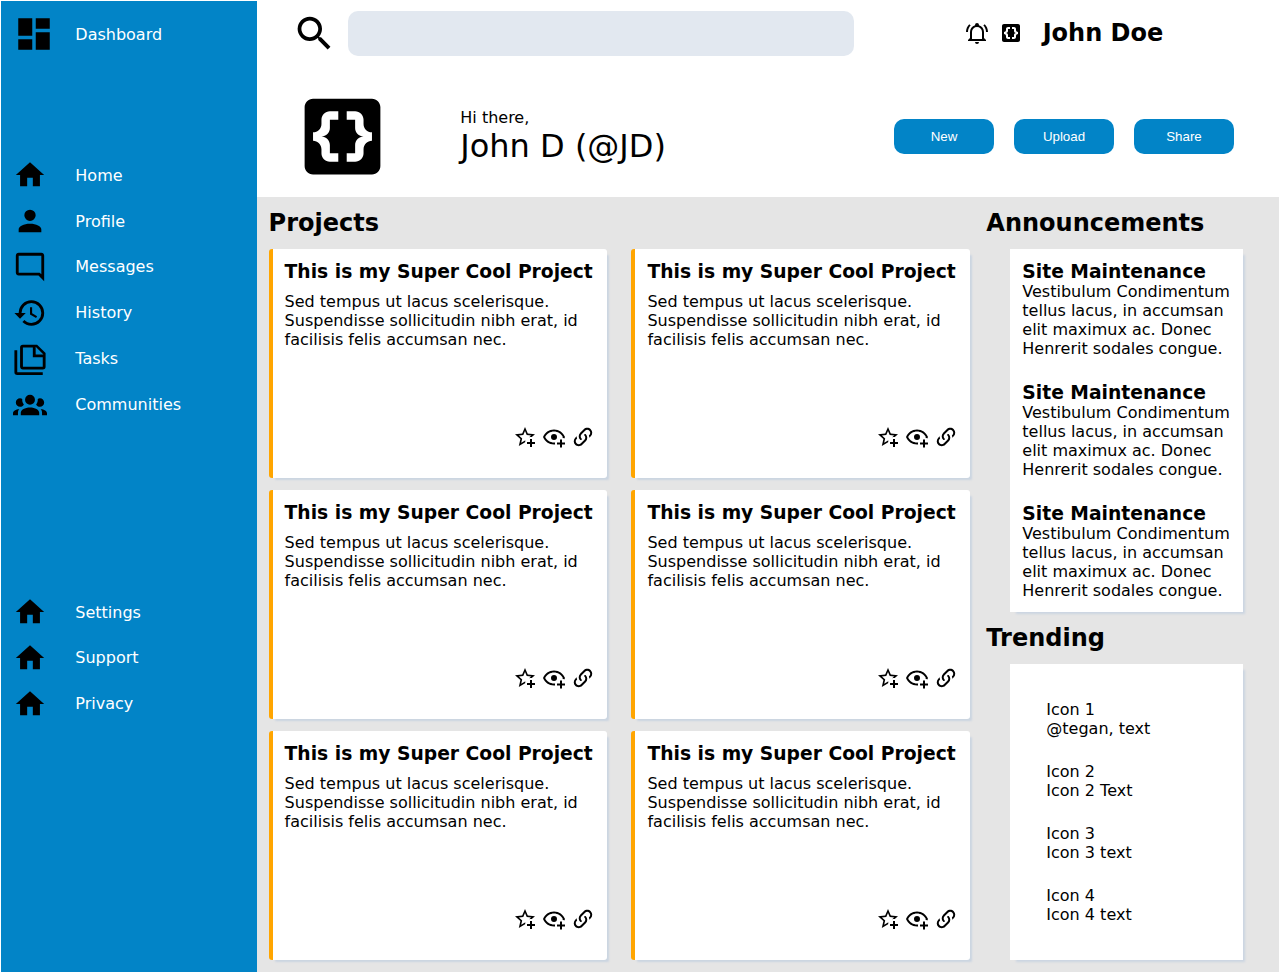
<file: index.html>
<!DOCTYPE html>
<html lang="en">
  <head>
    <meta charset="UTF-8" />
    <meta name="viewport" content="width=device-width, initial-scale=1.0" />
    <title>Admin Dashboard</title>
    <link rel="stylesheet" href="style.css" />
  </head>
  <body>
    <div class="wrapper">
      <div class="header">
        <div class="header-search">
          <img src="./assets/icons/magnify.svg" alt="Search Icon" class="icon-small" />
          <input type="text" />
        </div>

        <div class="header-user-info">
          <img src="./assets/icons/bell-ring-outline.svg" alt="Bell Icon" class="icon-small" />
          <img src="./assets/icons/code-braces-box.svg" alt="User Icon" class="icon-small" />
          <h2 class="left-aligned">John Doe</h2>
        </div>

        <div class="header-greeting">
          <img src="./assets/icons/code-braces-box.svg" alt="User Icon" class="icon-small" />
          <p>
            Hi there, <br />
            <span class="user-greeting">John D (@JD)</span>
          </p>
        </div>

        <div class="header-buttons">
          <button>New</button>
          <button>Upload</button>
          <button>Share</button>
        </div>
      </div>

      <div class="sidebar">
        <div class="sidebar-dashboard">
          <img src="./assets/icons/view-dashboard.svg" alt="Dashboard Icon" class="icon-large" />
          <div class="dashboard">Dashboard</div>
        </div>

        <div class="sidebar-navigation">
          <img src="./assets/icons/home.svg" alt="Home Icon" class="icon-small" />
          <div>Home</div>
          <img src="./assets/icons/account.svg" alt="Profile Icon" class="icon-small" />
          <div>Profile</div>
          <img src="./assets/icons/message-reply-outline.svg" alt="Message Icon" class="icon-small" />
          <div>Messages</div>
          <img src="./assets/icons/history.svg" alt="History Icon" class="icon-small" />
          <div>History</div>
          <img src="./assets/icons/note-multiple-outline.svg" alt="Tasks Icon" class="icon-small" />
          <div>Tasks</div>
          <img src="./assets/icons/account-group.svg" alt="Community Icon" class="icon-small" />
          <div>Communities</div>
        </div>

        <div class="sidebar-settings">
          <img src="./assets/icons/home.svg" alt="Settings Icon" class="icon-small" />
          <div>Settings</div>
          <img src="./assets/icons/home.svg" alt="Support Icon" class="icon-small" />
          <div>Support</div>
          <img src="./assets/icons/home.svg" alt="Privacy Icon" class="icon-small" />
          <div>Privacy</div>
        </div>
      </div>

      <div class="main">
        <div class="main-left">
          <h2>Projects</h2>
          <div class="project-cards">
            <div class="project-card">
              <h3>This is my Super Cool Project</h3>
              <p class="project-desc">Sed tempus ut lacus scelerisque. Suspendisse sollicitudin nibh erat, id facilisis felis accumsan nec.</p>
              <div class="project-icons">
                <img src="./assets/icons/star-plus-outline.svg" alt="" class="project-icon" />
                <img src="./assets/icons/eye-plus-outline.svg" alt="" class="project-icon" />
                <img src="./assets/icons/link-variant.svg" alt="" class="project-icon" />
              </div>
            </div>
            <div class="project-card">
              <h3>This is my Super Cool Project</h3>
              <p class="project-desc">Sed tempus ut lacus scelerisque. Suspendisse sollicitudin nibh erat, id facilisis felis accumsan nec.</p>
              <div class="project-icons">
                <img src="./assets/icons/star-plus-outline.svg" alt="" class="project-icon" />
                <img src="./assets/icons/eye-plus-outline.svg" alt="" class="project-icon" />
                <img src="./assets/icons/link-variant.svg" alt="" class="project-icon" />
              </div>
            </div>
            <div class="project-card">
              <h3>This is my Super Cool Project</h3>
              <p class="project-desc">Sed tempus ut lacus scelerisque. Suspendisse sollicitudin nibh erat, id facilisis felis accumsan nec.</p>
              <div class="project-icons">
                <img src="./assets/icons/star-plus-outline.svg" alt="" class="project-icon" />
                <img src="./assets/icons/eye-plus-outline.svg" alt="" class="project-icon" />
                <img src="./assets/icons/link-variant.svg" alt="" class="project-icon" />
              </div>
            </div>
            <div class="project-card">
              <h3>This is my Super Cool Project</h3>
              <p class="project-desc">Sed tempus ut lacus scelerisque. Suspendisse sollicitudin nibh erat, id facilisis felis accumsan nec.</p>
              <div class="project-icons">
                <img src="./assets/icons/star-plus-outline.svg" alt="" class="project-icon" />
                <img src="./assets/icons/eye-plus-outline.svg" alt="" class="project-icon" />
                <img src="./assets/icons/link-variant.svg" alt="" class="project-icon" />
              </div>
            </div>
            <div class="project-card">
              <h3>This is my Super Cool Project</h3>
              <p class="project-desc">Sed tempus ut lacus scelerisque. Suspendisse sollicitudin nibh erat, id facilisis felis accumsan nec.</p>
              <div class="project-icons">
                <img src="./assets/icons/star-plus-outline.svg" alt="" class="project-icon" />
                <img src="./assets/icons/eye-plus-outline.svg" alt="" class="project-icon" />
                <img src="./assets/icons/link-variant.svg" alt="" class="project-icon" />
              </div>
            </div>
            <div class="project-card">
              <h3>This is my Super Cool Project</h3>
              <p class="project-desc">Sed tempus ut lacus scelerisque. Suspendisse sollicitudin nibh erat, id facilisis felis accumsan nec.</p>
              <div class="project-icons">
                <img src="./assets/icons/star-plus-outline.svg" alt="" class="project-icon" />
                <img src="./assets/icons/eye-plus-outline.svg" alt="" class="project-icon" />
                <img src="./assets/icons/link-variant.svg" alt="" class="project-icon" />
              </div>
            </div>
          </div>
        </div>

        <div class="main-right">
          <h2>Announcements</h2>
          <div class="announcement-cards">
            <div class="announcement-card">
              <h3>Site Maintenance</h3>
              <p>Vestibulum Condimentum tellus lacus, in accumsan elit maximux ac. Donec Henrerit sodales congue.</p>
            </div>
            <div class="announcement-card">
              <h3>Site Maintenance</h3>
              <p>Vestibulum Condimentum tellus lacus, in accumsan elit maximux ac. Donec Henrerit sodales congue.</p>
            </div>
            <div class="announcement-card">
              <h3>Site Maintenance</h3>
              <p>Vestibulum Condimentum tellus lacus, in accumsan elit maximux ac. Donec Henrerit sodales congue.</p>
            </div>
            </div>
            <h2>Trending</h2>
            <div class="trending-card">
              <div class="row1">
                <div class="trend-icon">Icon 1</div>
                <p class="trend-text">@tegan, text</p>
              </div>
              <div class="row2">
                <div class="trend-icon">Icon 2</div>
                <p class="trend-text">Icon 2 Text</p>
              </div>
              <div class="row3">
                <div class="trend-icon">Icon 3</div>
                <p class="trend-text">Icon 3 text</p>
              </div>
              <div class="row4">
                <div class="trend-icon">Icon 4</div>
               <p class="trend-text">Icon 4 text</p> 
              </div>
            </div>
          </div>
        </div>
      </div>
    </div>
  </body>
</html>
</file>
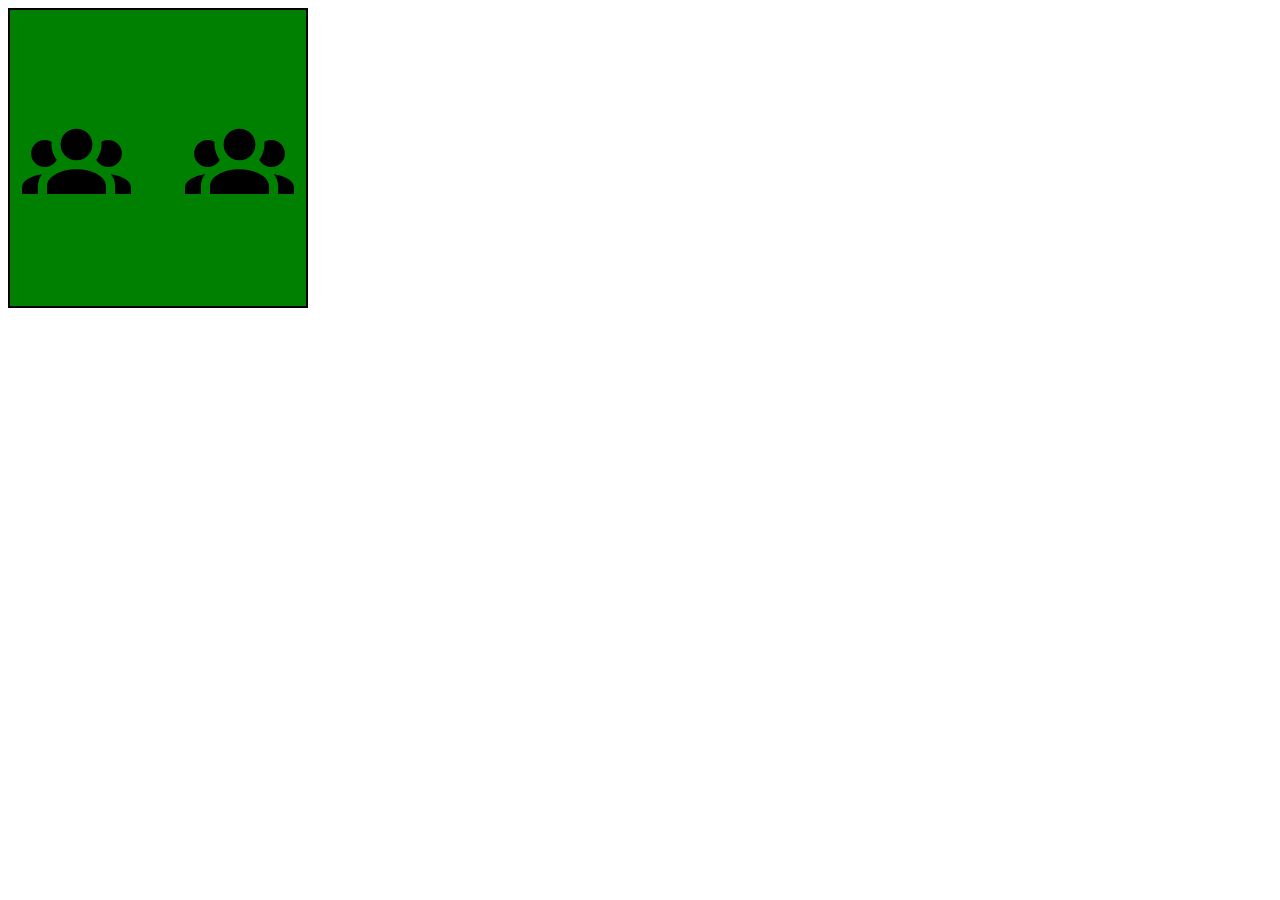
<file: test.html>
<!DOCTYPE html>
<html lang="en">
  <head>
    <meta charset="UTF-8" />
    <meta name="viewport" content="width=device-width, initial-scale=1.0" />
    <title>Document</title>
    <style>
      * {
        box-sizing: border-box; /* Apply border-box to all elements */
      }

      .container {
        width: 300px;
        height: 300px;
        border: 2px solid;
        display: flex;
        justify-content: space-between;
        align-items: center;
        background-color: green;
        padding: 0 12px; /* Add padding to the container */
      }

      .container img {
        width: 40%;
        height: 40%;
        object-fit: contain; /* Ensures the image maintains its aspect ratio */
      }
    </style>
  </head>
  <body>
    <div class="container">
      <img src="./assets/icons/account-group.svg" alt="Account Group Icon" />
      <img src="./assets/icons/account-group.svg" alt="Account Group Icon" />
    </div>
  </body>
</html>
</file>
<file: style.css>
* {
  margin: 0;
  padding: 0;
  box-sizing: border-box;
}

body {
  font-family: system-ui, "Segoe UI", Roboto, Helvetica, Arial, sans-serif, "Apple Color Emoji", "Segoe UI Emoji", "Segoe UI Symbol";
}

.wrapper {
  margin: 1px;
  display: grid;
  grid-template-columns: 1fr 4fr;
  grid-template-rows: 1fr 4fr;
  height: 100vh;
}

.sidebar {
  background-color: #0284c7;
  color: white;
  grid-column: 1;
  grid-row: 1 / 3;
  display: grid;
  grid-template-rows: 1fr 4fr 4fr;
  row-gap: 48px;
}

.sidebar-navigation,
.sidebar-dashboard,
.sidebar-settings {
  display: grid;
  grid-template-columns: 1fr 4fr;
  padding: 12px;
  column-gap: 20px;
  align-content: start;
  row-gap: 12px;
  justify-items: start;
  align-items: center;
}

.icon-small {
  width: 80%;
  fill: currentColor;
}

.header {
  padding: 10px 35px;
  grid-column: 2 / 3;
  grid-row: 1 / 2;
  display: grid;
  grid-template-columns: 65fr 35fr;
  gap: 30px;
  align-items: center;
  box-shadow: 0px 4px 2px -2px #cbd5e1;
}

.header-search {
  display: grid;
  grid-template-columns: 1fr 9fr;
  justify-content: center;
}

.header-user-info {
  display: flex;
  justify-content: center;
  align-items: center;
  gap: 10px;
}

.header-user-info img {
  width: 24px;
  height: auto;
}

.header-user-info h2 {
  margin-left: 10px;
}

.header-greeting {
  display: grid;
  grid-template-columns: 3fr 7fr;
  align-items: center;
}

.header-greeting img {
  width: 60%;
  height: auto;
}

.user-greeting {
  font-size: 2em;
  font-weight: 500;
}

.header-buttons {
  display: flex;
  justify-content: space-between;
  align-items: center;
}

button {
  flex: 1;
  margin: 0 10px;
  padding: 10px 20px;
  min-width: 100px;
  max-width: 200px;
  text-align: center;
  background-color: #0284c7;
  color: white;
  border: none;
  border-radius: 10px;
  cursor: pointer;
}

input {
  background-color: #e2e8f0;
  border: none;
  border-radius: 10px;
}

.main {
  background-color: #e5e5e5;
  padding: 12px;
  display: grid;
  grid-template-columns: 5fr 2fr;
  gap: 0 16px;
}

.main-left {
  display: flex;
  flex-direction: column;
  gap: 12px;
}

.project-cards {
  display: grid;
  grid-template-columns: 1fr 1fr;
  grid-template-rows: repeat(3, 1fr);
  gap: 12px 24px;
  justify-content: center;
  height: 100%;
}

.project-card {
  background-color: white;
  padding: 12px;
  border: none;
  border-left: 4px solid orange;
  border-radius: 3px;
  box-shadow: 4px 4px 2px -2px #cbd5e1;
  display: grid;
  grid-template-rows: auto 2fr 1fr;
  gap: 10px;
}

.project-card .project-icons {
  justify-self: end;
  align-self: center;
}

.project-icons img {
  width: 24px;
  height: auto;
}

.main-right {
  display: flex;
  flex-direction: column;
  gap: 12px;
}

.announcement-cards {
  background-color: white;
  padding: 12px;
  display: flex;
  flex-direction: column;
}

.announcement-cards,
.trending-card {
  background-color: white;
  padding: 12px;
  display: flex;
  flex-direction: column;
  gap: 24px;
  flex: 1;
  box-shadow: 4px 4px 2px -2px #cbd5e1;
  margin: 0 24px;
}

.trending-card {
  display: grid;
  grid-template-rows: repeat(1fr);
  padding: 36px;
}

.trending-card-row {
  display: flex;
}

.trending-card-row > div {
  flex: 1;
}

.trending-card-row > p {
  flex: 2;
}
</file>
